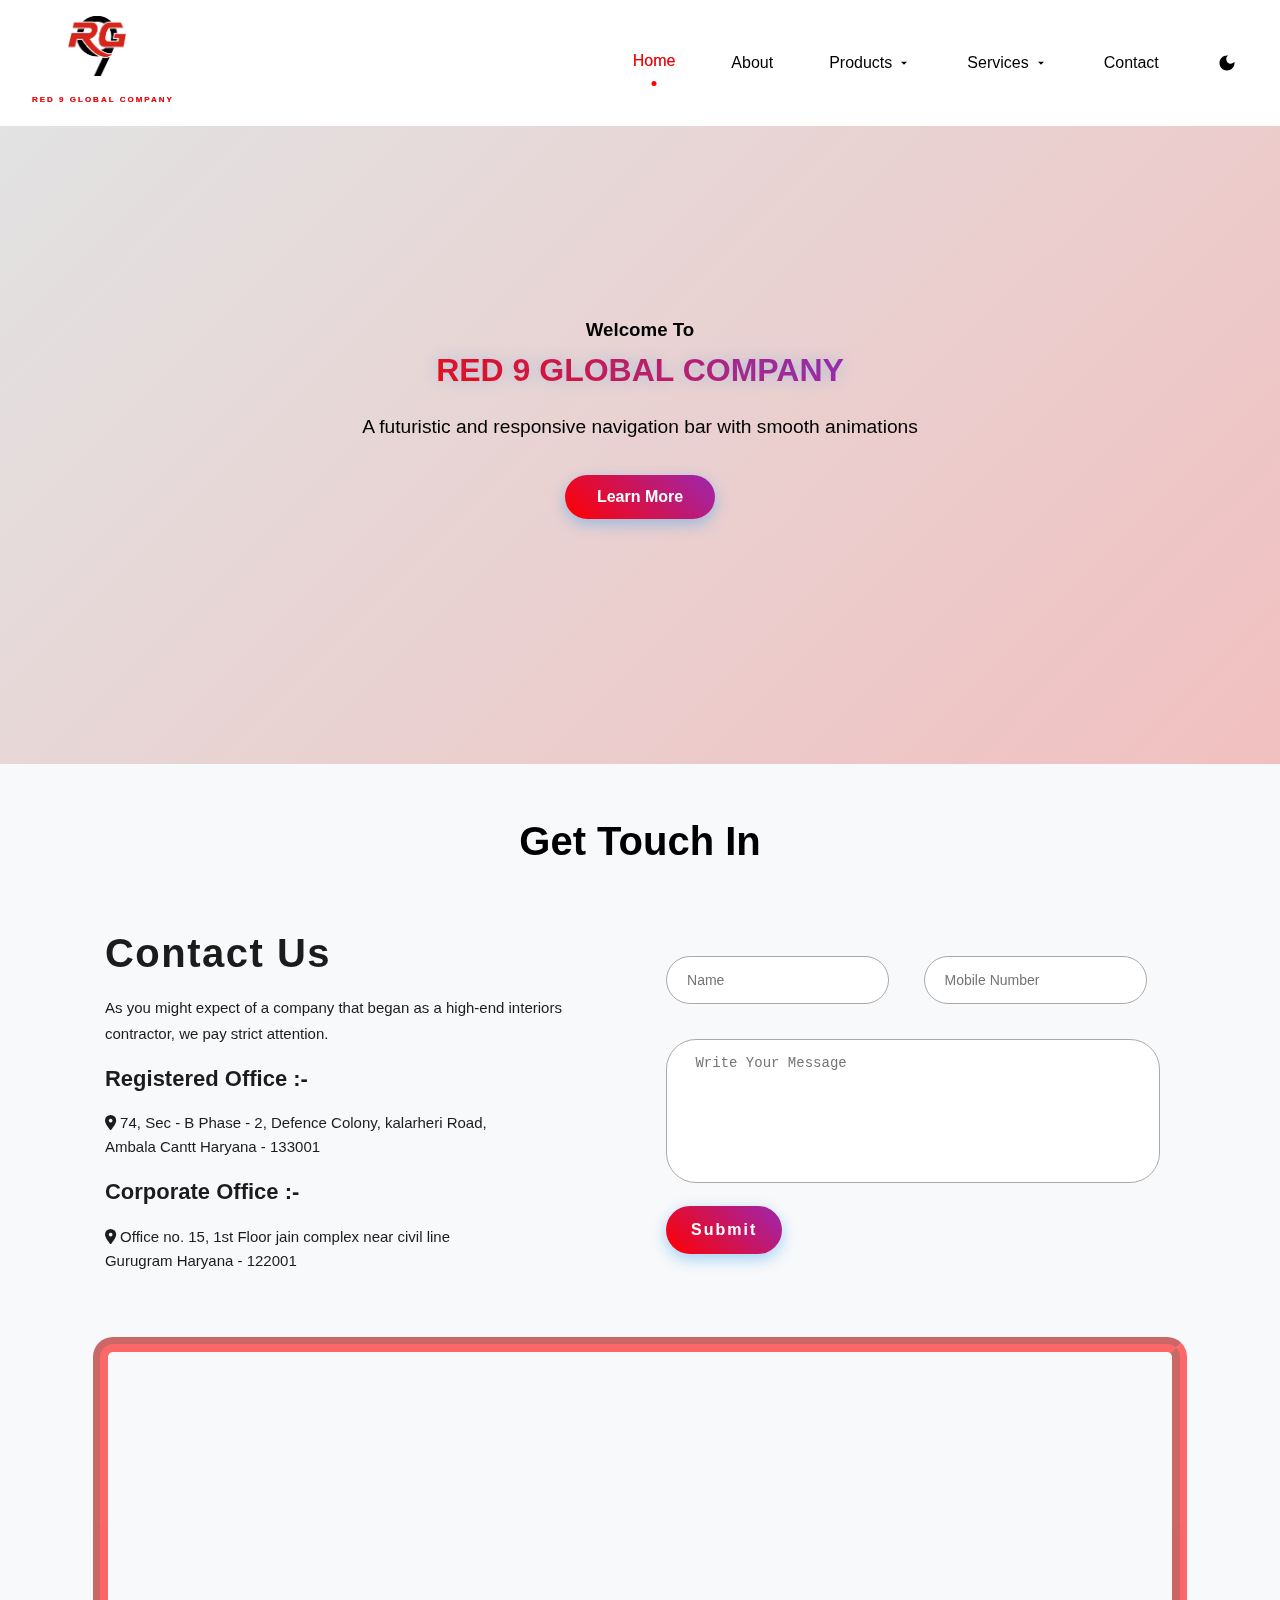
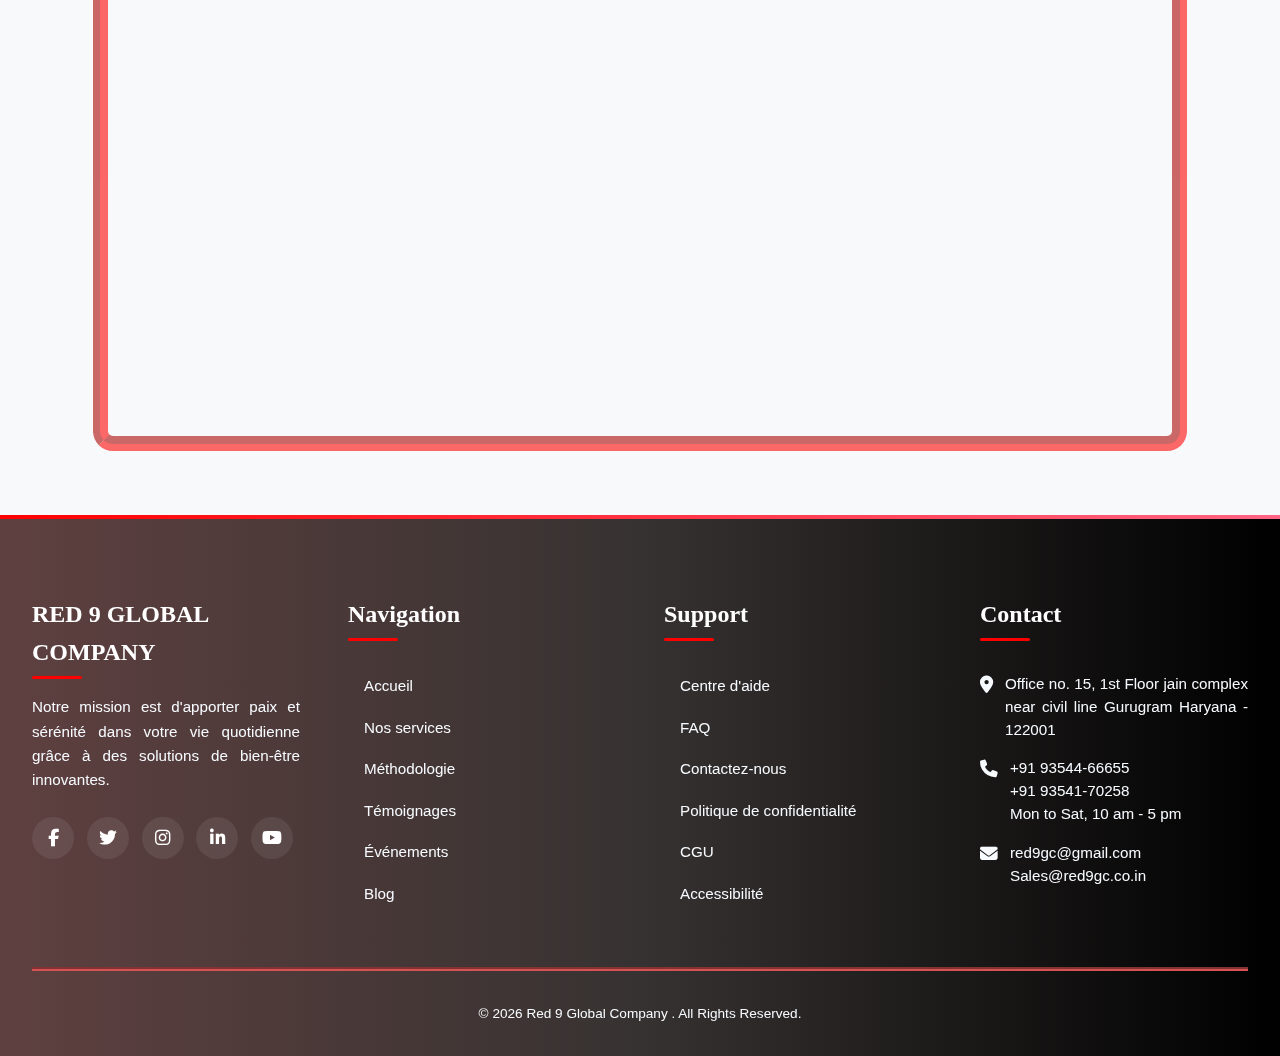
<file: contact.html>
<!DOCTYPE html>
<html lang="en">
<head>
    <meta charset="UTF-8">
    <meta name="viewport" content="width=device-width, initial-scale=1.0">
    <title>Contact</title>
    <link rel="stylesheet" href="css/service.css">
    <link rel="stylesheet" href="css/contact.css">
        <link rel="icon"  href="image/rg company logo.png " type="image">
    <link rel="stylesheet" href="https://cdnjs.cloudflare.com/ajax/libs/font-awesome/6.6.0/css/all.min.css">


</head>
<body>
      <script src="js/index.js"></script>
    <header class="header" class="mt-1">
        <nav class="navbar">
            <div class="nav-brand">
                <img src="image/rg company logo.png" alt="" width="60px"> <br>
                <a href="#" class="logo">RED 9 GLOBAL  COMPANY</a>
            </div>
            
            <div class="nav-toggle">
                <div class="hamburger">
                    <span></span>
                    <span></span>
                    <span></span>
                </div>
            </div>

            <div class="nav-menu">
                <ul class="nav-list">
                    <li class="nav-item">
                        <a href="index.html" class="nav-link active">Home</a>
                    </li>
                      <li class="nav-item">
                        <a href="about.html" class="nav-link">About</a>
                    </li>
                    <li class="nav-item has-dropdown">
                        <a href="products.html" class="nav-link">
                            Products 
                            <svg class="icon chevron-icon" viewBox="0 0 24 24" width="14" height="14">
                                <path d="M7 10l5 5 5-5z" fill="currentColor"></path>
                            </svg>
                        </a>
                        <ul class="dropdown">
                            <li><a href="#">New Arrivals</a></li>
                            <li><a href="features.html">Featured</a></li>
                           <li><a href="laptop.html">Laptops</a></li>
                            <li><a href="#">Seasonal</a></li>
                        </ul>
                    </li>
                    <li class="nav-item has-dropdown">
                        <a href="service.html" class="nav-link">
                            Services 
                            <svg class="icon chevron-icon" viewBox="0 0 24 24" width="14" height="14">
                                <path d="M7 10l5 5 5-5z" fill="currentColor"></path>
                            </svg>
                        </a>
                        <ul class="dropdown">
                            <li><a href="#">Consulting</a></li>
                            <li><a href="#">Development</a></li>
                            <li><a href="#">Support</a></li>
                            <li><a href="#">Training</a></li>
                        </ul>
                    </li>
                    <!-- <li class="nav-item">
                        <a href="#" class="nav-link">Portfolio</a>
                    </li> -->
                  
                    <li class="nav-item">
                        <a href="contact.html" class="nav-link">Contact</a>
                    </li>
                </ul>
                
                <div class="nav-actions">
                    <!-- <div class="search-container">
                        <input type="text" class="search-input" placeholder="Search...">
                        <button class="search-btn">
                            <svg class="icon search-icon" viewBox="0 0 24 24" width="18" height="18">
                                <path d="M15.5 14h-.79l-.28-.27C15.41 12.59 16 11.11 16 9.5 16 5.91 13.09 3 9.5 3S3 5.91 3 9.5 5.91 16 9.5 16c1.61 0 3.09-.59 4.23-1.57l.27.28v.79l5 4.99L20.49 19l-4.99-5zm-6 0C7.01 14 5 11.99 5 9.5S7.01 5 9.5 5 14 7.01 14 9.5 11.99 14 9.5 14z" fill="currentColor"></path>
                            </svg>
                        </button>
                    </div> -->
                    <button class="theme-toggle" aria-label="Toggle theme">
                        <svg class="icon moon-icon" viewBox="0 0 24 24" width="20" height="20">
                            <path d="M12 3c-4.97 0-9 4.03-9 9s4.03 9 9 9 9-4.03 9-9c0-.46-.04-.92-.1-1.36-.98 1.37-2.58 2.26-4.4 2.26-2.98 0-5.4-2.42-5.4-5.4 0-1.81.89-3.42 2.26-4.4-.44-.06-.9-.1-1.36-.1z" fill="currentColor"></path>
                        </svg>
                        <svg class="icon sun-icon hidden" viewBox="0 0 24 24" width="20" height="20">
                            <path d="M12 7c-2.76 0-5 2.24-5 5s2.24 5 5 5 5-2.24 5-5-2.24-5-5-5zM2 13h2c.55 0 1-.45 1-1s-.45-1-1-1H2c-.55 0-1 .45-1 1s.45 1 1 1zm18 0h2c.55 0 1-.45 1-1s-.45-1-1-1h-2c-.55 0-1 .45-1 1s.45 1 1 1zM11 2v2c0 .55.45 1 1 1s1-.45 1-1V2c0-.55-.45-1-1-1s-1 .45-1 1zm0 18v2c0 .55.45 1 1 1s1-.45 1-1v-2c0-.55-.45-1-1-1s-1 .45-1 1zM5.99 4.58c-.39-.39-1.03-.39-1.41 0-.39.39-.39 1.03 0 1.41l1.06 1.06c.39.39 1.03.39 1.41 0 .39-.39.39-1.03 0-1.41L5.99 4.58zm12.37 12.37c-.39-.39-1.03-.39-1.41 0-.39.39-.39 1.03 0 1.41l1.06 1.06c.39.39 1.03.39 1.41 0 .39-.39.39-1.03 0-1.41l-1.06-1.06zm1.06-10.96c.39-.39.39-1.03 0-1.41-.39-.39-1.03-.39-1.41 0l-1.06 1.06c-.39.39-.39 1.03 0 1.41.39.39 1.03.39 1.41 0l1.06-1.06zM7.05 18.36c.39-.39.39-1.03 0-1.41-.39-.39-1.03-.39-1.41 0l-1.06 1.06c-.39.39-.39 1.03 0 1.41.39.39 1.03.39 1.41 0l1.06-1.06z" fill="currentColor"></path>
                        </svg>
                    </button>
                </div>
            </div>
        </nav>
    </header>

    <main>
        <!-- Demo content for scrolling -->
        <div class="content">
            <div class="hero">
                   <h3>Welcome To</h3>
                <h1>RED 9 GLOBAL COMPANY </h1>
                <p>A futuristic and responsive navigation bar with smooth animations</p>
                <button class="cta-button">Learn More</button>
            </div>
          
            </div>
        </div>
 
    </main>







    <div class="contact container">
           <h2>
                        Get Touch In
                   </h2>
                   
            <form>
                <div class="form">
                 
                    <div class="form-txt">
                     
                        <h1>Contact Us</h1>
                        <span>As you might expect of a company that began as a high-end interiors contractor, we pay strict
                        attention.</span>
                        <h3>Registered Office :-</h3>
                        <p> <i class="fa-solid fa-location-dot"></i>  74, Sec - B Phase - 2, Defence Colony, 
                            kalarheri Road,  <br>Ambala Cantt Haryana 
                            - 133001
                        </p>
                        <h3>Corporate Office :-</h3>
                        <p><i class="fa-solid fa-location-dot"></i>  Office no. 15, 1st Floor jain complex  
                            near civil line <br>
                             Gurugram Haryana  
                            - 122001</p>
                    </div>
                    <div class="form-details">
                        <input type="text" name="name" id="name" placeholder="Name" required>
                        <input type="tel" name="tel" id="tel" placeholder="Mobile Number"  maxlength="10" minlength="10">
                       
                        <textarea name="message" id="message" cols="52" rows="7" placeholder=" Write Your Message" required></textarea>
                        <button class="cta-button">Submit</button>
                    </div>
                </div>
            </form>

        <div class="responsive-map">
         
<div style="width: 100%"><iframe width="420" height="350" frameborder="0" scrolling="no" marginheight="0" marginwidth="0" src="https://maps.google.com/maps?width=420&amp;height=350&amp;hl=en&amp;q=1st%20Floor%20jain%20complex%20near%20civil%20line%20Gurugram%20Haryana%20-%20122001+()&amp;t=&amp;z=14&amp;ie=UTF8&amp;iwloc=B&amp;output=embed"><a href="https://www.mapsdirections.info/fr/calculer-la-population-sur-une-carte">Estimer la population sur la carte</a></iframe></div></div>
  
        </div>




    <footer id="footer">
        <div class="container">
            <div class="footer-grid">
                <!-- Colonne 1 - À propos -->
                <div class="footer-column">
                    <h3>RED 9 GLOBAL <br> COMPANY 
</h3>
                    <p>Notre mission est d'apporter paix et sérénité dans votre vie quotidienne grâce à des solutions de
                        bien-être innovantes.</p>

                    <div class="social-links">
                        <a href="#" class="social-link" aria-label="Facebook"><i class="fab fa-facebook-f"></i></a>
                        <a href="#" class="social-link" aria-label="Twitter"><i class="fab fa-twitter"></i></a>
                        <a href="#" class="social-link" aria-label="Instagram"><i class="fab fa-instagram"></i></a>
                        <a href="#" class="social-link" aria-label="LinkedIn"><i class="fab fa-linkedin-in"></i></a>
                        <a href="#" class="social-link" aria-label="YouTube"><i class="fab fa-youtube"></i></a>
                    </div>
                </div>

                <!-- Colonne 2 - Liens rapides -->
                <div class="footer-column">
                    <h3>Navigation</h3>
                    <ul class="footer-links">
                        <li><a href="#">Accueil</a></li>
                        <li><a href="#">Nos services</a></li>
                        <li><a href="#">Méthodologie</a></li>
                        <li><a href="#">Témoignages</a></li>
                        <li><a href="#">Événements</a></li>
                        <li><a href="#">Blog</a></li>
                    </ul>
                </div>

                <!-- Colonne 3 - Support -->
                <div class="footer-column">
                    <h3>Support</h3>
                    <ul class="footer-links">
                        <li><a href="#">Centre d'aide</a></li>
                        <li><a href="#">FAQ</a></li>
                        <li><a href="#">Contactez-nous</a></li>
                        <li><a href="#">Politique de confidentialité</a></li>
                        <li><a href="#">CGU</a></li>
                        <li><a href="#">Accessibilité</a></li>
                    </ul>
                </div>

                <!-- Colonne 4 - Contact -->
                <div class="footer-column">
                    <h3>Contact</h3>

                    <div class="contact-info">
                        <div class="contact-item">
                            <i class="fas fa-map-marker-alt"></i>
                            <span>Office no. 15, 1st Floor  jain complex near civil line
                                 Gurugram Haryana - 122001</span>
                           
                        </div>
                        <!-- <div class="contact-item">
                            <i class="fas fa-map-marker-alt"></i>
                           <span> 74, Sec - B Phase - 2, Defence Colony, 
                                 kalarheri Road, Ambala Cantt Haryana  <br>
                                 - 133001</span>
                           
                            </div> -->
                        <div class="contact-item">
                          <i class="fa-solid fa-phone"></i>
                            <span>+91 93544-66655<br>+91 93541-70258 <br>
                            Mon to Sat, 10 am - 5 pm</span>
                        </div>

                        <div class="contact-item">
                            <i class="fas fa-envelope"></i>
                            <span>red9gc@gmail.com<br> Sales@red9gc.co.in</span>
                        </div>
                    </div>

                   
                </div>
            </div>

            <div class="copyright">
                <p>&copy;
                    <script>document.write(new Date().getFullYear())</script> Red 9 Global Company
. All Rights Reserved.
                       
                </p>
            </div>
        </div>
    </footer>

 
</body>
</html>
</file>
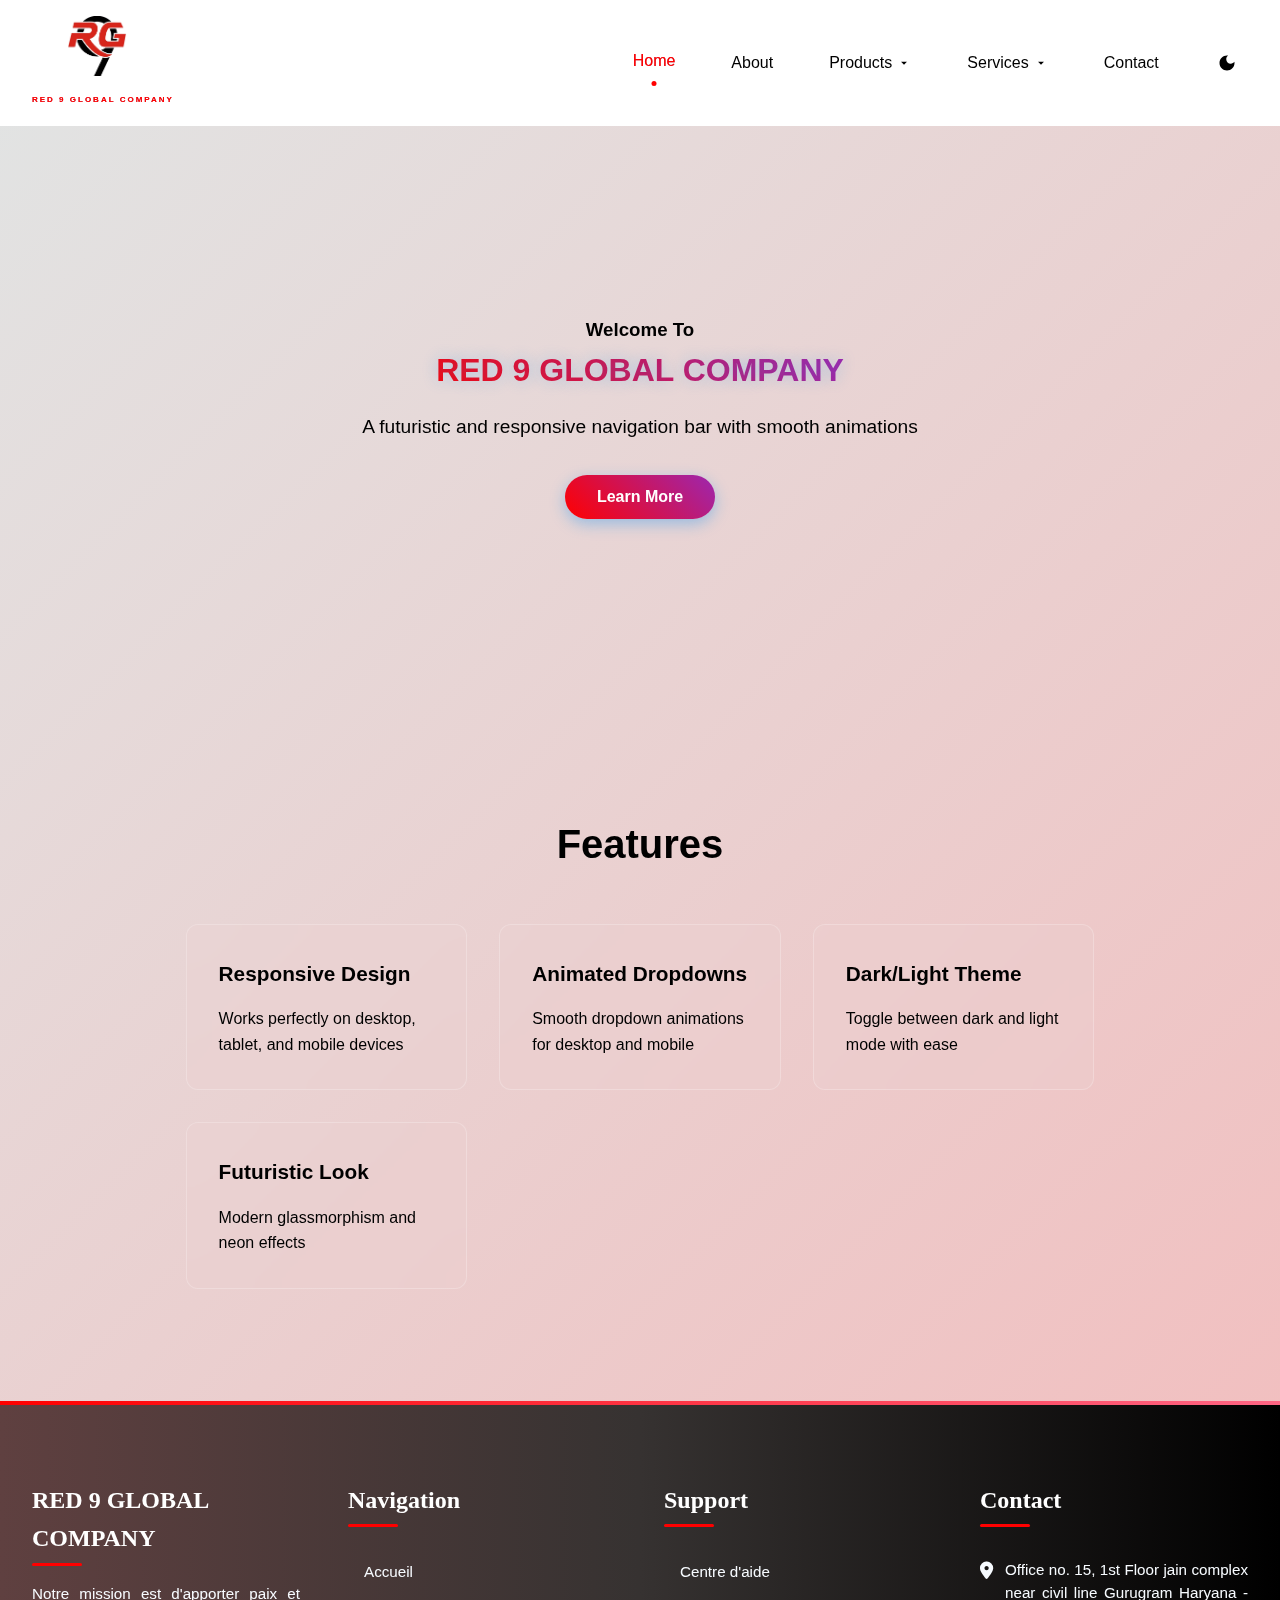
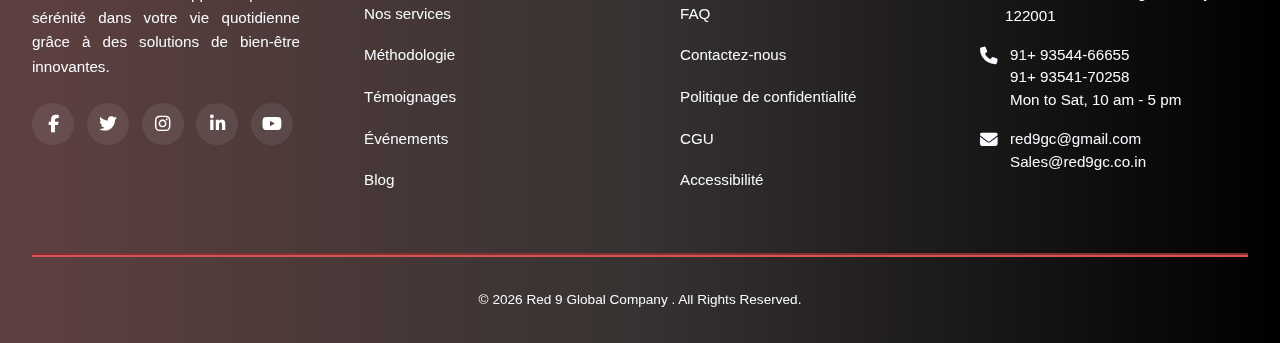
<file: features.html>
<!DOCTYPE html>
<html lang="en">
<head>
    <meta charset="UTF-8">
    <meta name="viewport" content="width=device-width, initial-scale=1.0">
    <title>About</title>
    <link rel="stylesheet" href="css/service.css">
        <link rel="stylesheet" href="css/contact.css">
    <link rel="stylesheet" href="https://cdnjs.cloudflare.com/ajax/libs/font-awesome/6.6.0/css/all.min.css">

    <link rel="icon"  href="image/rg company logo.png" type="image">

</head>
<body>
        <script src="js/index.js"></script>
    <header class="header" class="mt-1">
        <nav class="navbar">
            <div class="nav-brand">
                <img src="image/rg company logo.png" alt="" width="60px"> <br>
                <a href="#" class="logo">RED 9 GLOBAL COMPANY</a>
            </div>
            
            <div class="nav-toggle">
                <div class="hamburger">
                    <span></span>
                    <span></span>
                    <span></span>
                </div>
            </div>

            <div class="nav-menu">
                <ul class="nav-list">
                    <li class="nav-item">
                        <a href="index.html" class="nav-link active">Home</a>
                    </li>
                      <li class="nav-item">
                        <a href="about.html" class="nav-link">About</a>
                    </li>
                    <li class="nav-item has-dropdown">
                        <a href="products.html" class="nav-link">
                            Products 
                            <svg class="icon chevron-icon" viewBox="0 0 24 24" width="14" height="14">
                                <path d="M7 10l5 5 5-5z" fill="currentColor"></path>
                            </svg>
                        </a>
                        <ul class="dropdown">
                            <li><a href="#">New Arrivals</a></li>
                           <li><a href="features.html">Featured</a></li>
                            <li><a href="laptop.html">Laptops</a></li>
                            <li><a href="#">Seasonal</a></li>
                        </ul>
                    </li>
                    <li class="nav-item has-dropdown">
                        <a href="service.html" class="nav-link">
                            Services 
                            <svg class="icon chevron-icon" viewBox="0 0 24 24" width="14" height="14">
                                <path d="M7 10l5 5 5-5z" fill="currentColor"></path>
                            </svg>
                        </a>
                        <ul class="dropdown">
                            <li><a href="#">Consulting</a></li>
                            <li><a href="#">Development</a></li>
                            <li><a href="#">Support</a></li>
                            <li><a href="#">Training</a></li>
                        </ul>
                    </li>
                    <!-- <li class="nav-item">
                        <a href="#" class="nav-link">Portfolio</a>
                    </li> -->
                  
                    <li class="nav-item">
                        <a href="contact.html" class="nav-link">Contact</a>
                    </li>
                </ul>
                
                <div class="nav-actions">
                    <!-- <div class="search-container">
                        <input type="text" class="search-input" placeholder="Search...">
                        <button class="search-btn">
                            <svg class="icon search-icon" viewBox="0 0 24 24" width="18" height="18">
                                <path d="M15.5 14h-.79l-.28-.27C15.41 12.59 16 11.11 16 9.5 16 5.91 13.09 3 9.5 3S3 5.91 3 9.5 5.91 16 9.5 16c1.61 0 3.09-.59 4.23-1.57l.27.28v.79l5 4.99L20.49 19l-4.99-5zm-6 0C7.01 14 5 11.99 5 9.5S7.01 5 9.5 5 14 7.01 14 9.5 11.99 14 9.5 14z" fill="currentColor"></path>
                            </svg>
                        </button>
                    </div> -->
                    <button class="theme-toggle" aria-label="Toggle theme">
                        <svg class="icon moon-icon" viewBox="0 0 24 24" width="20" height="20">
                            <path d="M12 3c-4.97 0-9 4.03-9 9s4.03 9 9 9 9-4.03 9-9c0-.46-.04-.92-.1-1.36-.98 1.37-2.58 2.26-4.4 2.26-2.98 0-5.4-2.42-5.4-5.4 0-1.81.89-3.42 2.26-4.4-.44-.06-.9-.1-1.36-.1z" fill="currentColor"></path>
                        </svg>
                        <svg class="icon sun-icon hidden" viewBox="0 0 24 24" width="20" height="20">
                            <path d="M12 7c-2.76 0-5 2.24-5 5s2.24 5 5 5 5-2.24 5-5-2.24-5-5-5zM2 13h2c.55 0 1-.45 1-1s-.45-1-1-1H2c-.55 0-1 .45-1 1s.45 1 1 1zm18 0h2c.55 0 1-.45 1-1s-.45-1-1-1h-2c-.55 0-1 .45-1 1s.45 1 1 1zM11 2v2c0 .55.45 1 1 1s1-.45 1-1V2c0-.55-.45-1-1-1s-1 .45-1 1zm0 18v2c0 .55.45 1 1 1s1-.45 1-1v-2c0-.55-.45-1-1-1s-1 .45-1 1zM5.99 4.58c-.39-.39-1.03-.39-1.41 0-.39.39-.39 1.03 0 1.41l1.06 1.06c.39.39 1.03.39 1.41 0 .39-.39.39-1.03 0-1.41L5.99 4.58zm12.37 12.37c-.39-.39-1.03-.39-1.41 0-.39.39-.39 1.03 0 1.41l1.06 1.06c.39.39 1.03.39 1.41 0 .39-.39.39-1.03 0-1.41l-1.06-1.06zm1.06-10.96c.39-.39.39-1.03 0-1.41-.39-.39-1.03-.39-1.41 0l-1.06 1.06c-.39.39-.39 1.03 0 1.41.39.39 1.03.39 1.41 0l1.06-1.06zM7.05 18.36c.39-.39.39-1.03 0-1.41-.39-.39-1.03-.39-1.41 0l-1.06 1.06c-.39.39-.39 1.03 0 1.41.39.39 1.03.39 1.41 0l1.06-1.06z" fill="currentColor"></path>
                        </svg>
                    </button>
                </div>
            </div>
        </nav>
    </header>

    <main>
        <!-- Demo content for scrolling -->
        <div class="content">
            <div class="hero">
                   <h3>Welcome To</h3>
                 <h1>RED 9 GLOBAL COMPANY </h1>
                <p>A futuristic and responsive navigation bar with smooth animations</p>
                <button class="cta-button">Learn More</button>
            </div>
            <div class="section">
                <h2>Features</h2>
                <div class="features">
                    <div class="feature">
                        <h3>Responsive Design</h3>
                        <p>Works perfectly on desktop, tablet, and mobile devices</p>
                    </div>
                    <div class="feature">
                        <h3>Animated Dropdowns</h3>
                        <p>Smooth dropdown animations for desktop and mobile</p>
                    </div>
                    <div class="feature">
                        <h3>Dark/Light Theme</h3>
                        <p>Toggle between dark and light mode with ease</p>
                    </div>
                    <div class="feature">
                        <h3>Futuristic Look</h3>
                        <p>Modern glassmorphism and neon effects</p>
                    </div>
                </div>
            </div>
        </div>
    </main>
    
    

  
    <footer id="footer">
        <div class="container">
            <div class="footer-grid">
                <!-- Colonne 1 - À propos -->
                <div class="footer-column">
                    <h3>RED 9 GLOBAL <br> COMPANY 
</h3>
                    <p>Notre mission est d'apporter paix et sérénité dans votre vie quotidienne grâce à des solutions de
                        bien-être innovantes.</p>

                    <div class="social-links">
                        <a href="#" class="social-link" aria-label="Facebook"><i class="fab fa-facebook-f"></i></a>
                        <a href="#" class="social-link" aria-label="Twitter"><i class="fab fa-twitter"></i></a>
                        <a href="#" class="social-link" aria-label="Instagram"><i class="fab fa-instagram"></i></a>
                        <a href="#" class="social-link" aria-label="LinkedIn"><i class="fab fa-linkedin-in"></i></a>
                        <a href="#" class="social-link" aria-label="YouTube"><i class="fab fa-youtube"></i></a>
                    </div>
                </div>

                <!-- Colonne 2 - Liens rapides -->
                <div class="footer-column">
                    <h3>Navigation</h3>
                    <ul class="footer-links">
                        <li><a href="#">Accueil</a></li>
                        <li><a href="#">Nos services</a></li>
                        <li><a href="#">Méthodologie</a></li>
                        <li><a href="#">Témoignages</a></li>
                        <li><a href="#">Événements</a></li>
                        <li><a href="#">Blog</a></li>
                    </ul>
                </div>

                <!-- Colonne 3 - Support -->
                <div class="footer-column">
                    <h3>Support</h3>
                    <ul class="footer-links">
                        <li><a href="#">Centre d'aide</a></li>
                        <li><a href="#">FAQ</a></li>
                        <li><a href="#">Contactez-nous</a></li>
                        <li><a href="#">Politique de confidentialité</a></li>
                        <li><a href="#">CGU</a></li>
                        <li><a href="#">Accessibilité</a></li>
                    </ul>
                </div>

                <!-- Colonne 4 - Contact -->
                <div class="footer-column">
                    <h3>Contact</h3>

                    <div class="contact-info">
                        <div class="contact-item">
                            <i class="fas fa-map-marker-alt"></i>
                            <span>Office no. 15, 1st Floor  jain complex near civil line
                                 Gurugram Haryana - 122001</span>
                           
                        </div>
                        <!-- <div class="contact-item">
                            <i class="fas fa-map-marker-alt"></i>
                           <span> 74, Sec - B Phase - 2, Defence Colony, 
                                 kalarheri Road, Ambala Cantt Haryana  <br>
                                 - 133001</span>
                           
                            </div> -->
                        <div class="contact-item">
                          <i class="fa-solid fa-phone"></i>
                            <span>91+ 93544-66655<br>91+ 93541-70258 <br>
                            Mon to Sat, 10 am - 5 pm</span>
                        </div>

                        <div class="contact-item">
                            <i class="fas fa-envelope"></i>
                            <span>red9gc@gmail.com<br> Sales@red9gc.co.in</span>
                        </div>
                    </div>

                   
                </div>
            </div>

            <div class="copyright">
                <p>&copy;
                    <script>document.write(new Date().getFullYear())</script> Red 9 Global Company
. All Rights Reserved.
                       
                </p>
            </div>
        </div>
    </footer>

    
</body>
</html>
</file>
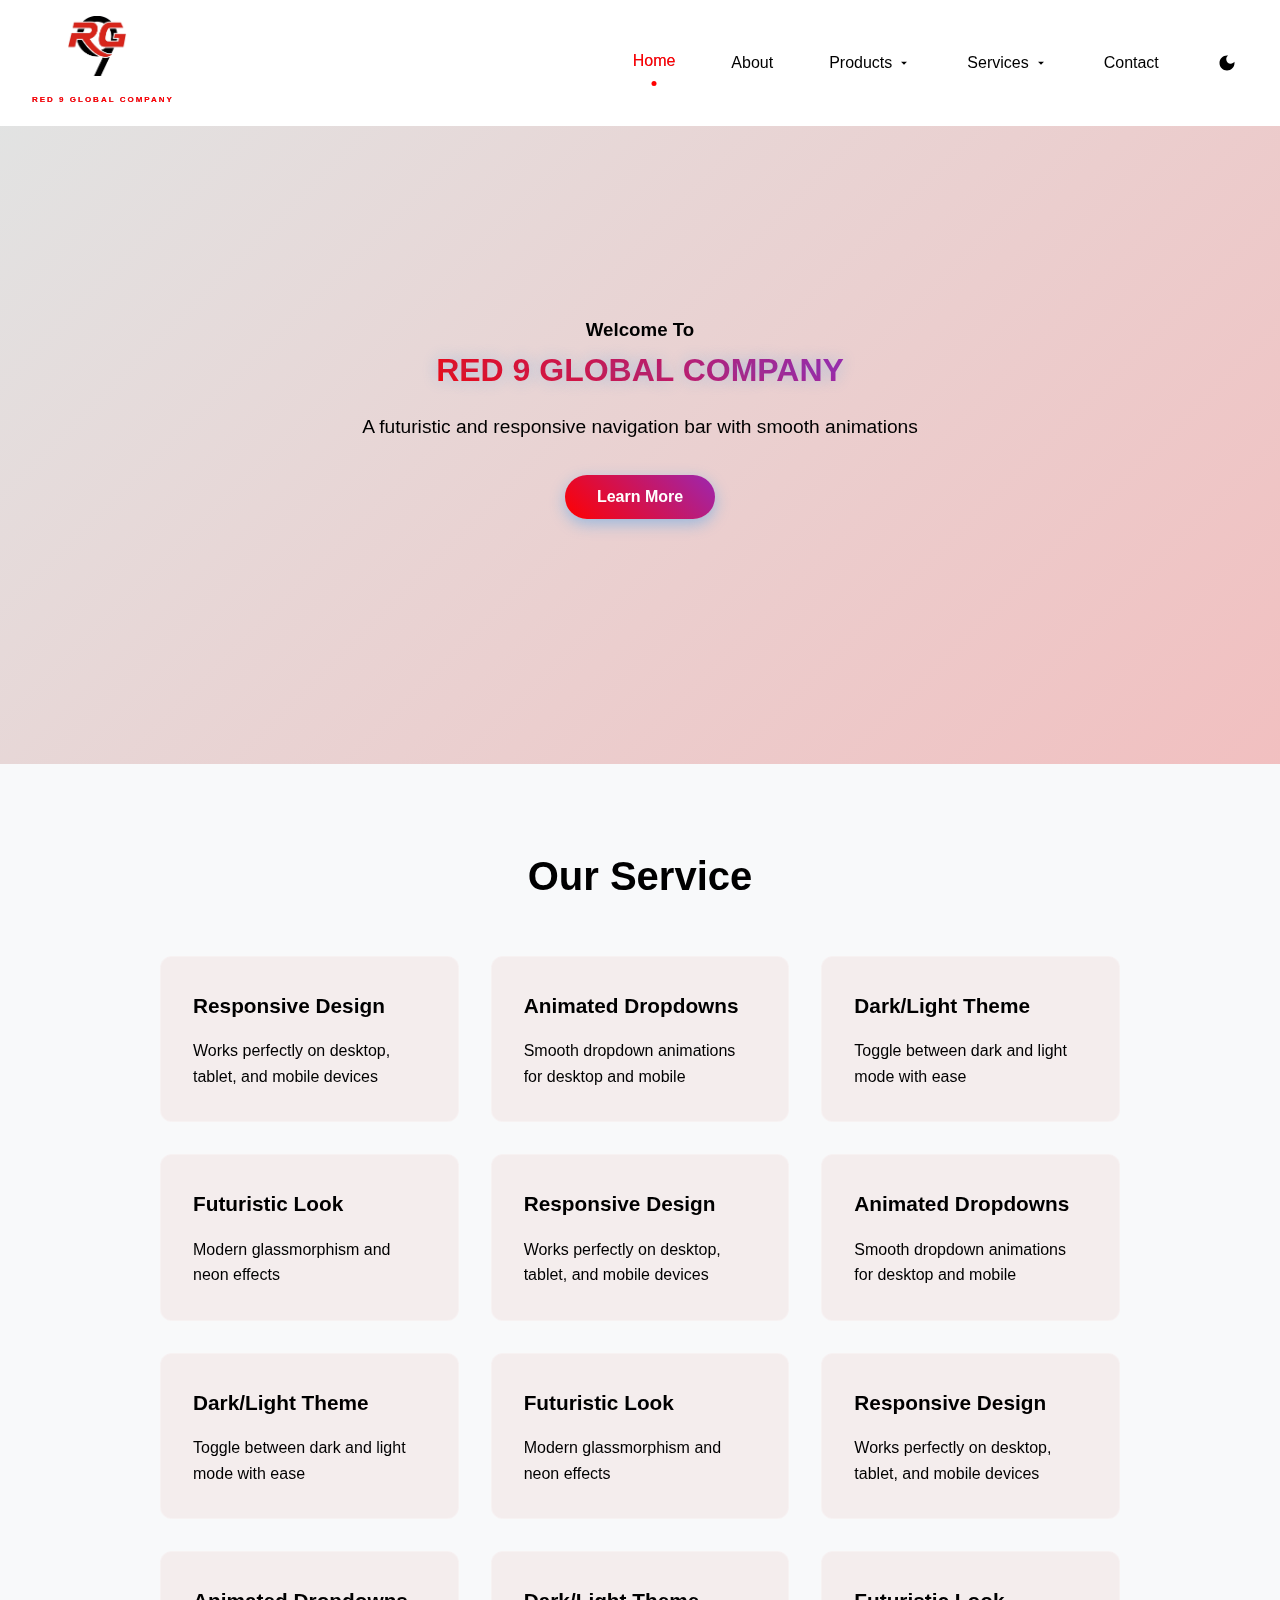
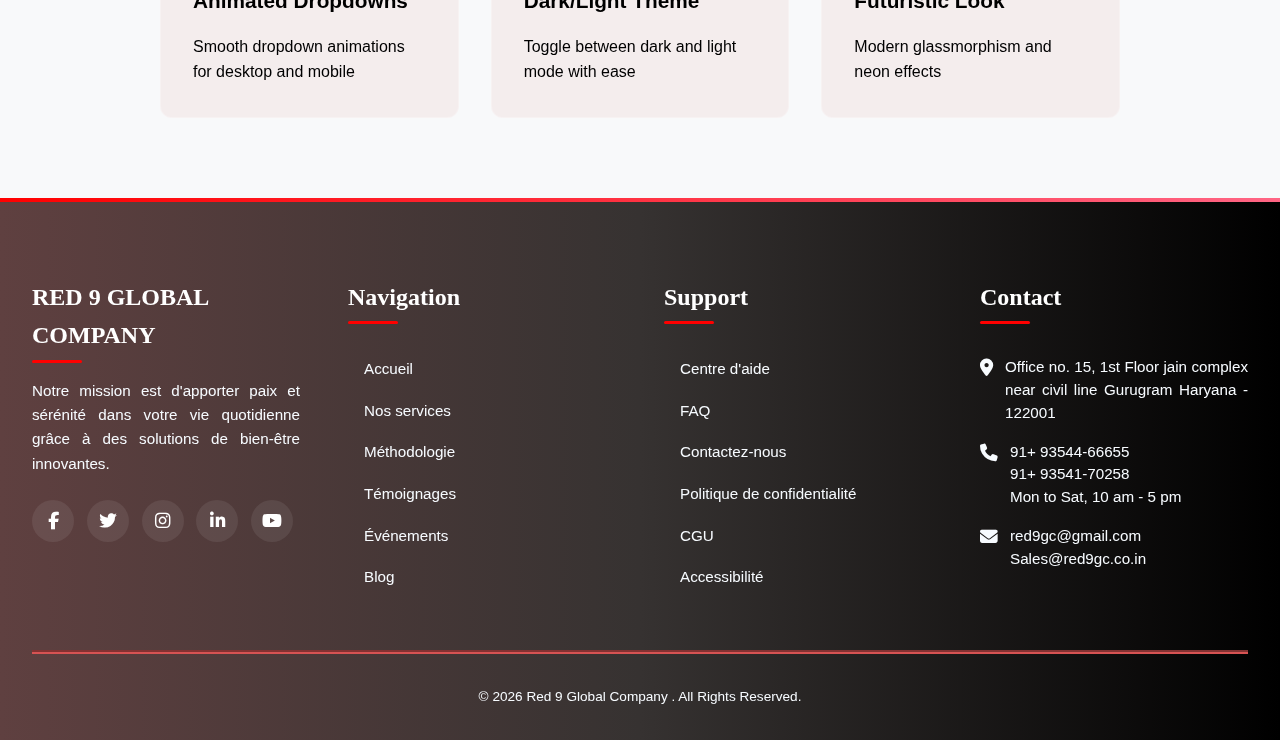
<file: service.html>
<!DOCTYPE html>
<html lang="en">
<head>
    <meta charset="UTF-8">
    <meta name="viewport" content="width=device-width, initial-scale=1.0">
    <title>Service</title>
    <link rel="stylesheet" href="css/service.css">

   
    <link rel="icon"  href="image/rg company logo.png" type="image">
    
	<link rel="stylesheet" type="text/css" href="https://cdnjs.cloudflare.com/ajax/libs/font-awesome/5.11.2/css/all.min.css">
	<!-- <link rel="stylesheet" type="text/css" href="https://cdnjs.cloudflare.com/ajax/libs/font-awesome/5.11.2/css/fontawesome.min.css">
	<link rel="stylesheet" type="text/css" href="https://cdnjs.cloudflare.com/ajax/libs/twitter-bootstrap/4.4.1/css/bootstrap.css"> -->
	<link href="https://fonts.googleapis.com/css?family=Poppins:400,500,700&display=swap" rel="stylesheet">
    <link rel="stylesheet" href="https://cdnjs.cloudflare.com/ajax/libs/font-awesome/6.6.0/css/all.min.css">

</head>
<body>
    <script src="js/service.js"></script>
    <header class="header" class="mt-1">
        <nav class="navbar">
            <div class="nav-brand">
                <img src="image/rg company logo.png" alt="" width="60px"> <br>
                <a href="#" class="logo">RED 9 GLOBAL COMPANY</a>
            </div>
            
            <div class="nav-toggle">
                <div class="hamburger">
                    <span></span>
                    <span></span>
                    <span></span>
                </div>
            </div>

            <div class="nav-menu">
                <ul class="nav-list">
                    <li class="nav-item">
                        <a href="index.html" class="nav-link active">Home</a>
                    </li>
                      <li class="nav-item">
                        <a href="about.html" class="nav-link">About</a>
                    </li>
                    <li class="nav-item has-dropdown">
                        <a href="products.html" class="nav-link">
                            Products 
                            <svg class="icon chevron-icon" viewBox="0 0 24 24" width="14" height="14">
                                <path d="M7 10l5 5 5-5z" fill="currentColor"></path>
                            </svg>
                        </a>
                        <ul class="dropdown">
                            <li><a href="#">New Arrivals</a></li>
                           <li><a href="features.html">Featured</a></li>
                            <li><a href="laptop.html">Laptops</a></li>
                            <li><a href="#">Seasonal</a></li>
                        </ul>
                    </li>
                    <li class="nav-item has-dropdown">
                        <a href="service.html" class="nav-link">
                            Services 
                            <svg class="icon chevron-icon" viewBox="0 0 24 24" width="14" height="14">
                                <path d="M7 10l5 5 5-5z" fill="currentColor"></path>
                            </svg>
                        </a>
                        <ul class="dropdown">
                            <li><a href="#">Consulting</a></li>
                            <li><a href="#">Development</a></li>
                            <li><a href="#">Support</a></li>
                            <li><a href="#">Training</a></li>
                        </ul>
                    </li>
                    <!-- <li class="nav-item">
                        <a href="#" class="nav-link">Portfolio</a>
                    </li> -->
                 
                    <li class="nav-item">
                        <a href="contact.html" class="nav-link">Contact</a>
                    </li>
                </ul>
                
                <div class="nav-actions">
                    <!-- <div class="search-container">
                        <input type="text" class="search-input" placeholder="Search...">
                        <button class="search-btn">
                            <svg class="icon search-icon" viewBox="0 0 24 24" width="18" height="18">
                                <path d="M15.5 14h-.79l-.28-.27C15.41 12.59 16 11.11 16 9.5 16 5.91 13.09 3 9.5 3S3 5.91 3 9.5 5.91 16 9.5 16c1.61 0 3.09-.59 4.23-1.57l.27.28v.79l5 4.99L20.49 19l-4.99-5zm-6 0C7.01 14 5 11.99 5 9.5S7.01 5 9.5 5 14 7.01 14 9.5 11.99 14 9.5 14z" fill="currentColor"></path>
                            </svg>
                        </button>
                    </div> -->
                    <button class="theme-toggle" aria-label="Toggle theme">
                        <svg class="icon moon-icon" viewBox="0 0 24 24" width="20" height="20">
                            <path d="M12 3c-4.97 0-9 4.03-9 9s4.03 9 9 9 9-4.03 9-9c0-.46-.04-.92-.1-1.36-.98 1.37-2.58 2.26-4.4 2.26-2.98 0-5.4-2.42-5.4-5.4 0-1.81.89-3.42 2.26-4.4-.44-.06-.9-.1-1.36-.1z" fill="currentColor"></path>
                        </svg>
                        <svg class="icon sun-icon hidden" viewBox="0 0 24 24" width="20" height="20">
                            <path d="M12 7c-2.76 0-5 2.24-5 5s2.24 5 5 5 5-2.24 5-5-2.24-5-5-5zM2 13h2c.55 0 1-.45 1-1s-.45-1-1-1H2c-.55 0-1 .45-1 1s.45 1 1 1zm18 0h2c.55 0 1-.45 1-1s-.45-1-1-1h-2c-.55 0-1 .45-1 1s.45 1 1 1zM11 2v2c0 .55.45 1 1 1s1-.45 1-1V2c0-.55-.45-1-1-1s-1 .45-1 1zm0 18v2c0 .55.45 1 1 1s1-.45 1-1v-2c0-.55-.45-1-1-1s-1 .45-1 1zM5.99 4.58c-.39-.39-1.03-.39-1.41 0-.39.39-.39 1.03 0 1.41l1.06 1.06c.39.39 1.03.39 1.41 0 .39-.39.39-1.03 0-1.41L5.99 4.58zm12.37 12.37c-.39-.39-1.03-.39-1.41 0-.39.39-.39 1.03 0 1.41l1.06 1.06c.39.39 1.03.39 1.41 0 .39-.39.39-1.03 0-1.41l-1.06-1.06zm1.06-10.96c.39-.39.39-1.03 0-1.41-.39-.39-1.03-.39-1.41 0l-1.06 1.06c-.39.39-.39 1.03 0 1.41.39.39 1.03.39 1.41 0l1.06-1.06zM7.05 18.36c.39-.39.39-1.03 0-1.41-.39-.39-1.03-.39-1.41 0l-1.06 1.06c-.39.39-.39 1.03 0 1.41.39.39 1.03.39 1.41 0l1.06-1.06z" fill="currentColor"></path>
                        </svg>
                    </button>
                </div>
            </div>
        </nav>
    </header>

    <main>
        <!-- Demo content for scrolling -->
        <div class="content">
            <div class="hero">
                <h3>Welcome To</h3>
                <h1>RED 9 GLOBAL COMPANY </h1>
        
                <p>A futuristic and responsive navigation bar with smooth animations</p>
                <button class="cta-button">Learn More</button>
            </div>
            </div>
            <div class="section">
                <h2>  Our Service </h2>
                <div class="features">
                    <div class="feature">
                        <h3>Responsive Design</h3>
                        <p>Works perfectly on desktop, tablet, and mobile devices</p>
                    </div>
                    <div class="feature">
                        <h3>Animated Dropdowns</h3>
                        <p>Smooth dropdown animations for desktop and mobile</p>
                    </div>
                    <div class="feature">
                        <h3>Dark/Light Theme</h3>
                        <p>Toggle between dark and light mode with ease</p>
                    </div>
                    <div class="feature">
                        <h3>Futuristic Look</h3>
                        <p>Modern glassmorphism and neon effects</p>
                    </div>
                     <div class="feature">
                        <h3>Responsive Design</h3>
                        <p>Works perfectly on desktop, tablet, and mobile devices</p>
                    </div>
                    <div class="feature">
                        <h3>Animated Dropdowns</h3>
                        <p>Smooth dropdown animations for desktop and mobile</p>
                    </div>
                    <div class="feature">
                        <h3>Dark/Light Theme</h3>
                        <p>Toggle between dark and light mode with ease</p>
                    </div>
                    <div class="feature">
                        <h3>Futuristic Look</h3>
                        <p>Modern glassmorphism and neon effects</p>
                    </div>
                     <div class="feature">
                        <h3>Responsive Design</h3>
                        <p>Works perfectly on desktop, tablet, and mobile devices</p>
                    </div>
                    <div class="feature">
                        <h3>Animated Dropdowns</h3>
                        <p>Smooth dropdown animations for desktop and mobile</p>
                    </div>
                    <div class="feature">
                        <h3>Dark/Light Theme</h3>
                        <p>Toggle between dark and light mode with ease</p>
                    </div>
                    <div class="feature">
                        <h3>Futuristic Look</h3>
                        <p>Modern glassmorphism and neon effects</p>
                    </div>
                </div>
            </div>
        </div>
    </main>











    <footer id="footer">
        <div class="container">
            <div class="footer-grid">
                <!-- Colonne 1 - À propos -->
                <div class="footer-column">
                    <h3>RED 9 GLOBAL <br> COMPANY 
</h3>
                    <p>Notre mission est d'apporter paix et sérénité dans votre vie quotidienne grâce à des solutions de
                        bien-être innovantes.</p>

                    <div class="social-links">
                        <a href="#" class="social-link" aria-label="Facebook"><i class="fab fa-facebook-f"></i></a>
                        <a href="#" class="social-link" aria-label="Twitter"><i class="fab fa-twitter"></i></a>
                        <a href="#" class="social-link" aria-label="Instagram"><i class="fab fa-instagram"></i></a>
                        <a href="#" class="social-link" aria-label="LinkedIn"><i class="fab fa-linkedin-in"></i></a>
                        <a href="#" class="social-link" aria-label="YouTube"><i class="fab fa-youtube"></i></a>
                    </div>
                </div>

                <!-- Colonne 2 - Liens rapides -->
                <div class="footer-column">
                    <h3>Navigation</h3>
                    <ul class="footer-links">
                        <li><a href="#">Accueil</a></li>
                        <li><a href="#">Nos services</a></li>
                        <li><a href="#">Méthodologie</a></li>
                        <li><a href="#">Témoignages</a></li>
                        <li><a href="#">Événements</a></li>
                        <li><a href="#">Blog</a></li>
                    </ul>
                </div>

                <!-- Colonne 3 - Support -->
                <div class="footer-column">
                    <h3>Support</h3>
                    <ul class="footer-links">
                        <li><a href="#">Centre d'aide</a></li>
                        <li><a href="#">FAQ</a></li>
                        <li><a href="#">Contactez-nous</a></li>
                        <li><a href="#">Politique de confidentialité</a></li>
                        <li><a href="#">CGU</a></li>
                        <li><a href="#">Accessibilité</a></li>
                    </ul>
                </div>

                <!-- Colonne 4 - Contact -->
                <div class="footer-column">
                    <h3>Contact</h3>

                    <div class="contact-info">
                        <div class="contact-item">
                            <i class="fas fa-map-marker-alt"></i>
                            <span>Office no. 15, 1st Floor  jain complex near civil line
                                 Gurugram Haryana - 122001</span>
                           
                        </div>
                        <!-- <div class="contact-item">
                            <i class="fas fa-map-marker-alt"></i>
                           <span> 74, Sec - B Phase - 2, Defence Colony, 
                                 kalarheri Road, Ambala Cantt Haryana  <br>
                                 - 133001</span>
                           
                            </div> -->
                        <div class="contact-item">
                          <i class="fa-solid fa-phone"></i>
                            <span>91+ 93544-66655<br>91+ 93541-70258 <br>
                            Mon to Sat, 10 am - 5 pm</span>
                        </div>

                        <div class="contact-item">
                            <i class="fas fa-envelope"></i>
                            <span>red9gc@gmail.com<br> Sales@red9gc.co.in</span>
                        </div>
                    </div>

                   
                </div>
            </div>

            <div class="copyright">
                <p>&copy;
                    <script>document.write(new Date().getFullYear())</script> Red 9 Global Company
. All Rights Reserved.
                       
                </p>
            </div>
        </div>
    </footer>









</body>
</html>
</file>
<file: css/service.css>
:root {
    --primary-color: red;
    --primary-glow: rgba(33, 150, 243, 0.8);
    --secondary-color: #9c27b0;
    --text-color: #000000;
    --bg-color: #c61a1a5f;
    --nav-bg: #ffffff;
    --dropdown-bg: rgb(255, 255, 255);
    --hover-color: #c1254a;
    --border-color: rgba(255, 255, 255, 0.219);
    --shadow-color: rgba(255, 235, 235, 0);
    --neon-glow: 0 0 0px rgba(244, 4, 4, 0.5),
                 0 0 0px rgba(33, 150, 243, 0.3),
                 0 0 0px rgba(33, 150, 243, 0.1);
    --transition-fast: 0.2s cubic-bezier(0.4, 0, 0.2, 1);
    --transition-medium: 0.3s cubic-bezier(0.4, 0, 0.2, 1);
    --transition-slow: 0.5s cubic-bezier(0.4, 0, 0.2, 1);
    --gradient-bg: linear-gradient(135deg, var(--bg-color), #151530);
    --glass-effect: saturate(180%) blur(10px);
    --border-radius: 12px;
    --text-description: rgba(255, 255, 255, 0.7);
    --black-color:rgb(0, 0, 0);
    --bg-color: rgba(234, 213, 213, 0.189);




/* footer page */
     
            --primary-dark: #4D44DB;
            --primary-light: #A5A1FF;
            --secondary: #FF6584;
            --dark:linear-gradient( #FF8844,#EC1161,#52076F);
             --gradient-color-one: rgb(95, 64, 64);
             --gradient-color-two: #363231;
            --gradient-color-three: rgb(0, 0, 0);
            --darker: #0F0F1B;
            --light: #F8F9FA;
            --lighter: #FFFFFF;
            --gray: #f7fbff;
            --dark-gray: #495057;
            --success: #28A745;
            --warning: #FFC107;
            --danger: #DC3545;
            --info: #17A2B8;


            --font-main: 'Montserrat', -apple-system, BlinkMacSystemFont, sans-serif;
            --font-heading: 'Playfair Display', Georgia, serif;

            --shadow-sm: 0 2px 4px rgba(0, 0, 0, 0.1);
            --shadow-md: 0 4px 8px rgba(0, 0, 0, 0.15);
            --shadow-lg: 0 8px 16px rgba(0, 0, 0, 0.2);
            --transition: all 0.3s cubic-bezier(0.25, 0.8, 0.25, 1);

}

 * {
    margin: 0;
    padding: 0;
    box-sizing: border-box;
} 
.mt-1{
    margin: 0px 15%;
}

body {
    font-family: 'Segoe UI', Tahoma, Geneva, Verdana, sans-serif;
    background: var(--bg-color);
    color: var(--text-color);
    line-height: 1.6;
    min-height: 100vh;
    
}

/* Header and Navbar */
.header {
    position: fixed;
    top: 0;
    left: 0;
    width: 100%;
    z-index: 1000;
 
}

.navbar {
    display: flex;
    justify-content: space-between;
    align-items: center;
    padding: 1rem 2rem;
    background: var(--nav-bg);
    backdrop-filter: var(--glass-effect);
    -webkit-backdrop-filter: var(--glass-effect);
    border-bottom: 1px solid var(--border-color);
    box-shadow: 0 4px 30px var(--shadow-color);
    transition: var(--transition-medium);
      
    .nav-brand{
        img{
            margin: 0px 25%;;
        }
    }
}

/* Logo */
.logo {
    font-size: 0.5rem;
    font-weight: 700;
    color: var(--primary-color);
    text-decoration: none;
    text-transform: uppercase;
    letter-spacing: 2px;
    text-shadow: var(--neon-glow);
    position: relative;
    display: inline-block;
    transition: var(--transition-medium);
}

.logo:hover {
    transform: translateY(-2px);
    text-shadow: 0 0 15px var(--primary-glow),
                 0 0 30px var(--primary-glow);
}

.logo::after {
    content: '';
    position: absolute;
    width: 100%;
    height: 2px;
    background: var(--primary-color);
    bottom: -4px;
    left: 0;
    transform: scaleX(0);
    transform-origin: right;
    transition: transform var(--transition-medium);
    box-shadow: var(--neon-glow);
}

.logo:hover::after {
    transform: scaleX(1);
    transform-origin: left;
}

/* Navigation Menu */
.nav-menu {
    display: flex;
    align-items: center;
    gap: 2rem;
   
}

.nav-list {
    display: flex;
    gap: 1.5rem;
    list-style: none;
}

.nav-item {
    position: relative;
}

.nav-link {
    color: var(--text-color);
    text-decoration: none;
    font-weight: 500;
    padding: 0.5rem 1rem;
    border-radius: var(--border-radius);
    transition: all var(--transition-medium);
    display: flex;
    align-items: center;
    gap: 5px;
}

.nav-link:hover,
.nav-link.active {
    color: var(--primary-color);
    text-shadow: var(--neon-glow);
    background: rgba(255, 255, 255, 0.05);
    transform: translateY(-2px);
}

.nav-link.active::after {
    content: '';
    position: absolute;
    bottom: -5px;
    left: 50%;
    transform: translateX(-50%);
    width: 5px;
    height: 5px;
    background-color: var(--primary-color);
    border-radius: 50%;
    box-shadow: var(--neon-glow);
}

/* Icons */
.icon {
    transition: var(--transition-medium);
    vertical-align: middle;
}

.chevron-icon {
    transition: transform var(--transition-medium);
}

.has-dropdown:hover .chevron-icon {
    transform: rotate(180deg);
}

.hidden {
    display: none;
}

/* Dropdown Menus */
.has-dropdown {
    position: relative;
}

.dropdown {
    position: absolute;
    top: calc(100% + 10px);
    left: 0;
    min-width: 220px;
    background: var(--dropdown-bg);
    backdrop-filter: var(--glass-effect);
    -webkit-backdrop-filter: var(--glass-effect);
    border: 1px solid var(--border-color);
    border-radius: var(--border-radius);
    padding: 0.5rem;
    opacity: 0;
    visibility: hidden;
    transform: translateY(10px) scale(0.98);
    transition: all var(--transition-medium);
    box-shadow: 0 10px 30px var(--shadow-color);
    z-index: 100;
}

.has-dropdown:hover .dropdown {
    opacity: 1;
    visibility: visible;
    transform: translateY(0) scale(1);
}

.dropdown::before {
    content: '';
    position: absolute;
    top: -6px;
    left: 20px;
    width: 12px;
    height: 12px;
    background: var(--dropdown-bg);
    border-left: 1px solid var(--border-color);
    border-top: 1px solid var(--border-color);
    transform: rotate(45deg);
    backdrop-filter: var(--glass-effect);
    -webkit-backdrop-filter: var(--glass-effect);
}

.dropdown li {
    list-style: none;
}

.dropdown a {
    color: var(--text-color);
    text-decoration: none;
    padding: 0.7rem 1rem;
    display: block;
    border-radius: var(--border-radius);
    transition: all var(--transition-medium);
    margin-bottom: 2px;
}

.dropdown a:hover {
    background: rgba(33, 150, 243, 0.15);
    color: var(--primary-color);
    transform: translateX(5px);
}

/* Search Bar */
/* .nav-actions {
    display: flex;
    align-items: center;
    gap: 1rem;
}

.search-container {
    position: relative;
    display: flex;
    align-items: center;
}

.search-input {
    padding: 0.6rem 1rem;
    border: none;
    border-radius: 20px;
    background: rgba(255, 255, 255, 0.08);
    color: var(--text-color);
    width: 180px;
    transition: all var(--transition-medium);
    font-size: 0.9rem;
}

.search-input:focus {
    outline: none;
    background: rgba(255, 255, 255, 0.15);
    width: 240px;
    box-shadow: 0 0 0 2px rgba(33, 150, 243, 0.3);
}

.search-input::placeholder {
    color: rgba(255, 255, 255, 0.5);
}

.search-btn {
    background: none;
    border: none;
    color: var(--text-color);
    cursor: pointer;
    padding: 0.5rem;
    position: absolute;
    right: 5px;
    transition: var(--transition-fast);
}

.search-btn:hover {
    color: var(--primary-color);
    transform: scale(1.1);
} */

/* Theme Toggle */
.theme-toggle {
    background: rgba(255, 255, 255, 0.08);
    border: 1px solid var(--border-color);
    color: var(--text-color);
    cursor: pointer;
    padding: 0.6rem;
    font-size: 1.2rem;
    transition: all var(--transition-medium);
    border-radius: 50%;
    display: flex;
    align-items: center;
    justify-content: center;
}

.theme-toggle:hover {
    color: var(--primary-color);
    text-shadow: var(--neon-glow);
    background: rgba(255, 255, 255, 0.15);
    transform: rotate(15deg);
}

/* Hamburger Menu */
.nav-toggle {
    display: none;
    cursor: pointer;
    background: rgba(255, 255, 255, 0.08);
    border: 1px solid var(--border-color);
    border-radius: var(--border-radius);
    padding: 0.6rem;
    transition: var(--transition-medium);
}

.nav-toggle:hover {
    background: rgba(255, 255, 255, 0.15);
}

.hamburger {
    width: 24px;
    height: 20px;
    position: relative;
}

.hamburger span {
    display: block;
    width: 100%;
    height: 2px;
    background: var(--text-color);
    position: absolute;
    transition: all var(--transition-medium);
    border-radius: 10px;
}

.hamburger span:first-child {
    top: 0;
}

.hamburger span:nth-child(2) {
    top: 9px;
    width: 70%;
}

.hamburger span:last-child {
    top: 18px;
}

/* Mobile Menu Active State */
.nav-active .hamburger span:first-child {
    transform: rotate(45deg);
    top: 9px;
}

.nav-active .hamburger span:nth-child(2) {
    opacity: 0;
    width: 0;
}

.nav-active .hamburger span:last-child {
    transform: rotate(-45deg);
    top: 9px;
}

/* Content Styling */
.content {
    margin-top: 70px;
    padding: 2rem;
    background: linear-gradient(-45deg, #ee76528e, #bba9b08f, #f4292955, #d8dbdab5);
    background-size: 400% 400%;
	animation: gradientBG 15s ease infinite;


}

@keyframes gradientBG {
	0% {
		background-position: 0% 50%;
	}
	50% {
		background-position: 100% 50%;
	}
	100% {
		background-position: 0% 50%;
	}
}


.hero {
    height: 70vh;
    display: flex;
    flex-direction: column;
    justify-content: center;
    align-items: center;
    text-align: center;
    padding: 2rem;




}



.hero h1{
    font-size: 2rem;
    margin-bottom: 1rem;
    background: linear-gradient(45deg, var(--primary-color), var(--secondary-color));
    -webkit-background-clip: text;
    background-clip: text;
    color: transparent;
    text-shadow: 0 0 15px rgba(33, 150, 243, 0.3);
}


.hero p {
    font-size: 1.2rem;
    max-width: 600px;
    margin-bottom: 2rem;
    color: var(--black-color);
}

.cta-button {
    background: linear-gradient(45deg, var(--primary-color), var(--secondary-color));
    color: white;
    border: none;
    padding: 0.8rem 2rem;
    font-size: 1rem;
    font-weight: 600;
    border-radius: 30px;
    cursor: pointer;
    transition: var(--transition-medium);
    box-shadow: 0 5px 15px rgba(33, 150, 243, 0.4);
}

.cta-button:hover {
    transform: translateY(-3px);
    box-shadow: 0 8px 25px rgba(33, 150, 243, 0.6);
}

.section {
    padding: 5rem 2rem;
    margin: 0px 10%;
}

.section h2 {
    text-align: center;
    margin-bottom: 3rem;
    font-size: 2.5rem;
    color: var(--black-color);
    border-bottom: #ffffff;
    /* border-bottom: 4px groove black; */
}

.features {
    display: grid;
    grid-template-columns: repeat(auto-fit, minmax(250px, 1fr));
    gap: 2rem;
    max-width: 1200px;
    margin: 0 auto;
}

.feature {
    background: rgba(236, 210, 210, 0.304);
    backdrop-filter: blur(10px);
    border: 1px solid var(--border-color);
    border-radius: var(--border-radius);
    padding: 2rem;
    transition: var(--transition-medium);
     cursor: pointer;

}

.feature:hover {
    transform: translateY(-10px);
    background: rgba(255, 255, 255, 0.06);
    box-shadow: 0 10px 30px rgba(0, 0, 0, 0.15);
    border-color: rgba(33, 150, 243, 0.3);
}

.feature h3 {
    color: var(--black-color);
    margin-bottom: 1rem;
    font-size: 1.3rem;
}

.feature p {
    color: var(--black-color);
}

/* Responsive Design */
@media (max-width: 968px) {
    .nav-toggle {
        display: flex;
    }

    .nav-menu {
        position: fixed;
        top: 80px;
        right: -100%;
        flex-direction: column;
        align-items: flex-start;
        background: var(--nav-bg);
        backdrop-filter: var(--glass-effect);
        -webkit-backdrop-filter: var(--glass-effect);
        width: 80%;
        height: calc(100vh - 70px);
        padding: 2rem;
        transition: right var(--transition-slow);
        box-shadow: -10px 0 30px var(--shadow-color);
        border-left: 1px solid var(--border-color);
    }

    .nav-active .nav-menu {
        right: 0;
    }

    .nav-list {
        flex-direction: column;
        width: 100%;
        margin-bottom: 2rem;
    }

    .nav-item {
        width: 100%;
    }

    .nav-link {
        width: 100%;
        padding: 1rem;
        border-bottom: 1px solid var(--border-color);
    }

    .nav-link.active::after {
        display: none;
    }

    .nav-link.active {
        background: rgba(33, 150, 243, 0.15);
    }

    .dropdown {
        position: static;
        width: 100%;
        background: rgba(0, 0, 0, 0.2);
        border: none;
        padding: 0;
        padding-left: 1rem;
        margin-left: 1rem;
        display: none;
        box-shadow: none;
        border-left: 1px solid var(--border-color);
        transform: none;
        transition: all var(--transition-medium);
    }

    .dropdown::before {
        display: none;
    }

    .has-dropdown.active .dropdown {
        display: block;
        opacity: 1;
        visibility: visible;
    }

    .dropdown a {
        padding: 0.8rem 1rem;
        border-bottom: 1px solid var(--border-color);
    }

    .nav-actions {
        width: 100%;
        flex-direction: column;
        gap: 1rem;
    }

   
    .theme-toggle {
        align-self: flex-start;
    }

    .chevron-icon {
        position: absolute;
        right: 1rem;
    }

    .has-dropdown.active .chevron-icon {
        transform: rotate(180deg);
    }
}

@media (max-width: 576px) {
    .navbar {
        padding: 1rem;
    }
    
    .nav-menu {
        width: 100%;
    }
    
    .hero h1 {
        font-size: 2.2rem;
    }
    
    .hero p {
        font-size: 1rem;
    }
    
    .content {
        padding: 1rem;
    }
    
    .section {
        padding: 3rem 1rem;
    }
}






















        /* Reset moderne */
        *,
        *::before,
        *::after {
            box-sizing: border-box;
            margin: 0;
            padding: 0;
        }

        html {
            scroll-behavior: smooth;
        }

        body {
            font-family: var(--font-main);
            line-height: 1.6;
            color: var(--dark);
            background-color: var(--light);
            overflow-x: hidden;
        }

        /* Layout */
        .container {
            width: 100%;
            max-width: 1440px;
            margin: 0 auto;
            padding: 0 2rem;
        }

        /* Footer */
        footer {
            background: linear-gradient(
    to right,
    var(--gradient-color-one),
    var(--gradient-color-two),
    var(--gradient-color-three));
            color: var(--lighter);
            padding: 5rem 0 2rem;
            position: relative;
            overflow: hidden;
        
        }
    

        footer::before {
            content: '';
            position: absolute;
            top: 0;
            left: 0;
            width: 100%;
            height: 4px;
            background: linear-gradient(90deg, var(--primary-color), var(--secondary));
        }

        .footer-grid {
            display: grid;
            grid-template-columns: repeat(auto-fit, minmax(250px, 1fr));
            gap: 3rem;
            margin-bottom: 3rem;
        }

        .footer-column {
            position: relative;
            z-index: 1;
        }

        .footer-column h3 {
            font-family: var(--font-heading);
            font-size: 1.5rem;
            font-weight: 600;
            margin-bottom: 1.5rem;
            position: relative;
            display: inline-block;
        }

        .footer-column h3::after {
            content: '';
            position: absolute;
            left: 0;
            bottom: -8px;
            width: 50px;
            height: 3px;
            background: var(--primary-color);
            border-radius: 3px;
        }

        .footer-column p {
            color: var(--gray);
            margin-bottom: 1.5rem;
            font-size: 0.95rem;
            text-align: justify;
        }

        .footer-links {
            list-style: none;
        }

        .footer-links li {
            margin-bottom: 0.75rem;
            margin-top: 1em;
        }

        .footer-links a {
            color: var(--gray);
            text-decoration: none;
            font-size: 0.95rem;
            font-weight: 500;
            display: inline-block;
            transition: var(--transition);
            position: relative;
            padding-left: 1rem;
        }

        .footer-links a::before {
            content: ' →';
            position: absolute;
            left: -5px;
            opacity: 0;
            transition: var(--transition);
            color: var(--gray);
        }

        .footer-links a:hover {
            color: var(--lighter);
            padding-left: 1.5rem;
        }

        .footer-links a:hover::before {
            left: 0;
            opacity: 1;
        }

        /* Contact Info */
        .contact-info {
            margin-top: 1rem;
            cursor: pointer;
        }

        .contact-item {
            display: flex;
            align-items: flex-start;
            margin-bottom: 1rem;
            color: var(--gray);
        }

        .contact-item i {
            margin-right: 0.75rem;
      
            font-size: 1.1rem;
            margin-top: 3px;
        }

        .contact-item span {
            font-size: 0.95rem;
            line-height: 1.5;
            text-align: justify;
        }

        /* Social Links */
        .social-links {
            display: flex;
            gap: 0.8rem;
            margin-top: 1.5rem;
            flex-wrap: wrap;
        }

        .social-link {
            width: 42px;
            height: 42px;
            border-radius: 50%;
            background: rgba(255, 255, 255, 0.08);
            display: flex;
            align-items: center;
            justify-content: center;
            color: var(--lighter);
            transition: var(--transition);
            font-size: 1.1rem;
            position: relative;
            overflow: hidden;
            text-decoration: none;
        }

        .social-link::after {
            content: '';
            position: absolute;
            top: 0;
            left: 0;
            width: 100%;
            height: 100%;
            background: linear-gradient(45deg, var(--primary-color), var(--primary-dark));
            opacity: 0;
            transition: var(--transition);
        }

        .social-link:hover {
            transform: translateY(-3px);
            box-shadow: var(--shadow-md);
        }

        .social-link:hover::after {
            opacity: 1;
        }

        .social-link i {
            position: relative;
            z-index: 1;
        }

       
      


       

        /* Copyright */
        .copyright {
            text-align: center;
            padding-top: 2rem;
            margin-top: 3rem;
            border-top: 4px groove rgb(214, 83, 83);
            color: var(--gray);
            font-size: 0.85rem;
        }

        .copyright a {
            color: var(--primary-light);
            text-decoration: none;
            transition: var(--transition);
        }

        .copyright a:hover {
            color: var(--primary);
            text-decoration: underline;
        }

        /* Back to top button */
        .back-to-top {
            position: fixed;
            bottom: 2rem;
            right: 2rem;
            width: 50px;
            height: 50px;
            background: var(--primary);
            color: white;
            border-radius: 50%;
            display: flex;
            align-items: center;
            justify-content: center;
            font-size: 1.25rem;
            cursor: pointer;
            opacity: 0;
            visibility: hidden;
            transition: var(--transition);
            z-index: 999;
            box-shadow: var(--shadow-md);
        }

        .back-to-top.visible {
            opacity: 1;
            visibility: visible;
        }

        .back-to-top:hover {
            background: var(--primary-dark);
            transform: translateY(-5px);
        }

        /* Animations */
        @keyframes fadeIn {
            from {
                opacity: 0;
                transform: translateY(20px);
            }

            to {
                opacity: 1;
                transform: translateY(0);
            }
        }

        .footer-column {
            animation: fadeIn 0.6s ease forwards;
        }

        .footer-column:nth-child(1) {
            animation-delay: 0.1s;
        }

        .footer-column:nth-child(2) {
            animation-delay: 0.2s;
        }

        .footer-column:nth-child(3) {
            animation-delay: 0.3s;
        }

        .footer-column:nth-child(4) {
            animation-delay: 0.4s;
        }

        /* Responsive */
        @media (max-width: 992px) {
            .container {
                padding: 0 1.5rem;
            }

            .footer-grid {
                gap: 2rem;
            }
        }

        @media (max-width: 768px) {
            footer {
                padding: 3rem 0 2rem;
            }

            .footer-grid {
                grid-template-columns: 1fr 1fr;
            }

            .newsletter-form {
                flex-direction: column;
            }

            .newsletter-input,
            .newsletter-btn {
                width: 100%;
            }
        }

        @media (max-width: 576px) {
            .footer-grid {
                grid-template-columns: 1fr;
            }

            .footer-column h3::after {
                width: 40px;
            }
        }
</file>
<file: css/contact.css>
.responsive-map{
overflow: hidden;
padding-bottom:56.25%;
position:relative;
height:0;
  margin:4em 5%;
  border:15px groove rgba(255, 0, 0, 0.589);
  border-radius: 20px;
  
}

.responsive-map iframe{
left:0;
top:0;
height:100%;
width:100%;
position:absolute;
}








.container {
    /* max-width: 1200px;
    width: 90%; */
    /* margin: 0 10%; */
    h2{
    text-align: center;
    font-size: 2.5em;
    }

}

:root {
    /* //....... Color ........// */
     --primary-color: red;
    --light-black: rgba(0, 0, 0, 0.89);
    --black: #000;
    --white: #fff;
    --grey: #aaa;
}

.contact {
    margin-top: 45px;
}

.form {
    display: flex;
    justify-content: space-between;
    margin: 3em 6%;
    /* gap:100px; */
 
}

.form .form-txt {
    flex-basis: 48%;
}

.form .form-txt h1 {
    font-weight: 600;
    color: var(--black);
    font-size: 40px;
    letter-spacing: 1.5px;
    margin-bottom: 10px;
    color: var(--light-black);
       
}

.form .form-txt span {
    color: var(--light-black);
    font-size: 15px;
    font-weight: 400;
    text-align: justify;
}


.form .form-txt h3 {
    font-size: 22px;
    font-weight: 600;
    margin: 15px 0;
    color: var(--light-black);
}

.form .form-txt p {
    color: var(--light-black);
    font-size: 15px;
    font-weight: 400;
    cursor: pointer;
    text-align: justify;
}

.form .form-details {
    flex-basis: 48%;
}

.form .form-details input[type="text"],
.form .form-details input[type="tel"] {
    padding: 15px 20px;
    color: var(--black);
    outline: none;
    border: 1px solid var(--grey);
    margin: 35px 15px;
    font-size: 14px;
    border-radius: 30px;
}

.form .form-details textarea {
    padding: 15px 20px;
    margin: 0 15px;
    color: var(--black);
    outline: none;
    border: 1px solid var(--grey);
    font-size: 14px;
    resize: none;
        border-radius: 30px;

}

.form .form-details button {
    padding: 15px 25px;
    color: var(--white);
    font-weight: 500;
    /* background: var(--black); */
    outline: none;
    border: none;
    margin: 15px;
    font-size: 14px;
    letter-spacing: 2px;
    cursor: pointer;
    font-size: 1rem;
    font-weight: 600;



}  
/* .form-details>.cta-button {
    background: linear-gradient(45deg, var(--primary-color), var(--secondary-color));
    color: white;
    border: none;
    padding: 0.8rem 2rem;
    font-size: 1rem;
    font-weight: 600;
    border-radius: 30px;
    cursor: pointer;
    transition: var(--transition-medium);
    box-shadow: 0 5px 15px rgba(33, 150, 243, 0.4);
}

.cta-button:hover {
    transform: translateY(-3px);
    box-shadow: 0 8px 25px rgba(33, 150, 243, 0.6);
} */


@media (max-width: 500px) {
    .form {
        display: flex;
        flex-direction: column;
    }
    .form .form-details button {
        margin-left: 0;
    }
    .form .form-details input[type="text"],
    .form .form-details input[type="tel"],
    .form .form-details textarea {
        width: 100%;
        margin-left: 0;
    }
    .form .form-details input[type="text"] {
        margin-bottom: 0px;
    }
}

@media(min-width: 501px) and (max-width: 768px) {
    .form {
        display: flex;
        flex-direction: column;
    }
    .form .form-details button {
        margin-left: 0;
    }
    .form .form-details input[type="text"],
    .form .form-details input[type="tel"],
    .form .form-details textarea {
        width: 100%;
        margin-left: 0;
    }
    .form .form-details input[type="text"] {
        margin-bottom: 0px;
    }
}

@media(min-width:301px) and (max-width:1250){

   .form {
        display: flex;
        flex-direction: column;
    }
    .form .form-details button {
        margin-left: 0;
    }
    .form .form-details input[type="text"],
    .form .form-details input[type="tel"],
    .form .form-details textarea {
        width: 100%;
        margin-left: 0;
    }
    .form .form-details input[type="text"] {
        margin-bottom: 0px;
    }
}

@media(min-width: 501px) and (max-width:1250px){

 .form {
        display: flex;
        flex-direction: column;
    }
    .form .form-details button {
        margin-left: 0;
    }
    .form .form-details input[type="text"],
    .form .form-details input[type="tel"],
    .form .form-details textarea {
        width: 100%;
        margin-left: 0;
    }
    .form .form-details input[type="text"] {
        margin-bottom: 0px;
    }

















}
</file>
